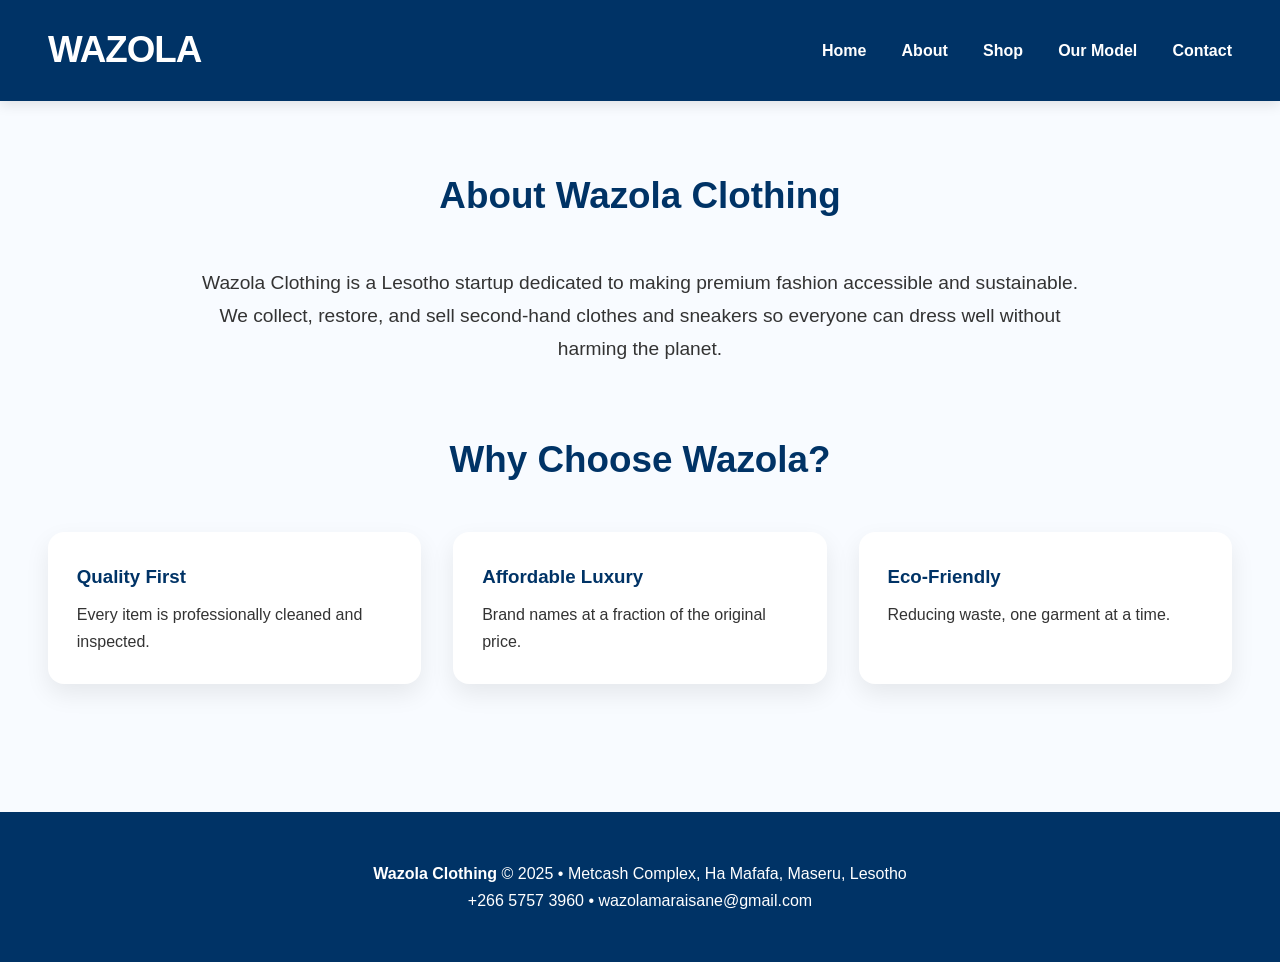
<file: about.html>
<!DOCTYPE html>
<html lang="en">
<head>
    <meta charset="UTF-8">
    <meta name="viewport" content="width=device-width, initial-scale=1.0">
    <title>About Wazola Clothing</title>
    <link rel="stylesheet" href="styles.css">
</head>
<body>
    <header>
        <nav>
            <div class="logo">WAZOLA</div>
            <ul>
                <li><a href="index.html">Home</a></li>
                <li><a href="about.html">About</a></li>
                <li><a href="products.html">Shop</a></li>
                <li><a href="business-model.html">Our Model</a></li>
                <li><a href="contact.html">Contact</a></li>
            </ul>
        </nav>
    </header>

    <div class="container">
        <h2>About Wazola Clothing</h2>
        <p style="font-size:1.2rem; max-width:900px; margin:0 auto; text-align:center;">
            Wazola Clothing is a Lesotho startup dedicated to making premium fashion accessible and sustainable. 
            We collect, restore, and sell second-hand clothes and sneakers so everyone can dress well without harming the planet.
        </p>

        <h2 style="margin-top:4rem;">Why Choose Wazola?</h2>
        <div class="card-grid">
            <div class="card">
                <div class="card-content">
                    <h3>Quality First</h3>
                    <p>Every item is professionally cleaned and inspected.</p>
                </div>
            </div>
            <div class="card">
                <div class="card-content">
                    <h3>Affordable Luxury</h3>
                    <p>Brand names at a fraction of the original price.</p>
                </div>
            </div>
            <div class="card">
                <div class="card-content">
                    <h3>Eco-Friendly</h3>
                    <p>Reducing waste, one garment at a time.</p>
                </div>
            </div>
        </div>
    </div>

    <footer>
        <p><strong>Wazola Clothing</strong> © 2025 • Metcash Complex, Ha Mafafa, Maseru, Lesotho</p>
        <p>+266 5757 3960 • wazolamaraisane@gmail.com</p>
    </footer>
</body>
</html>
</file>
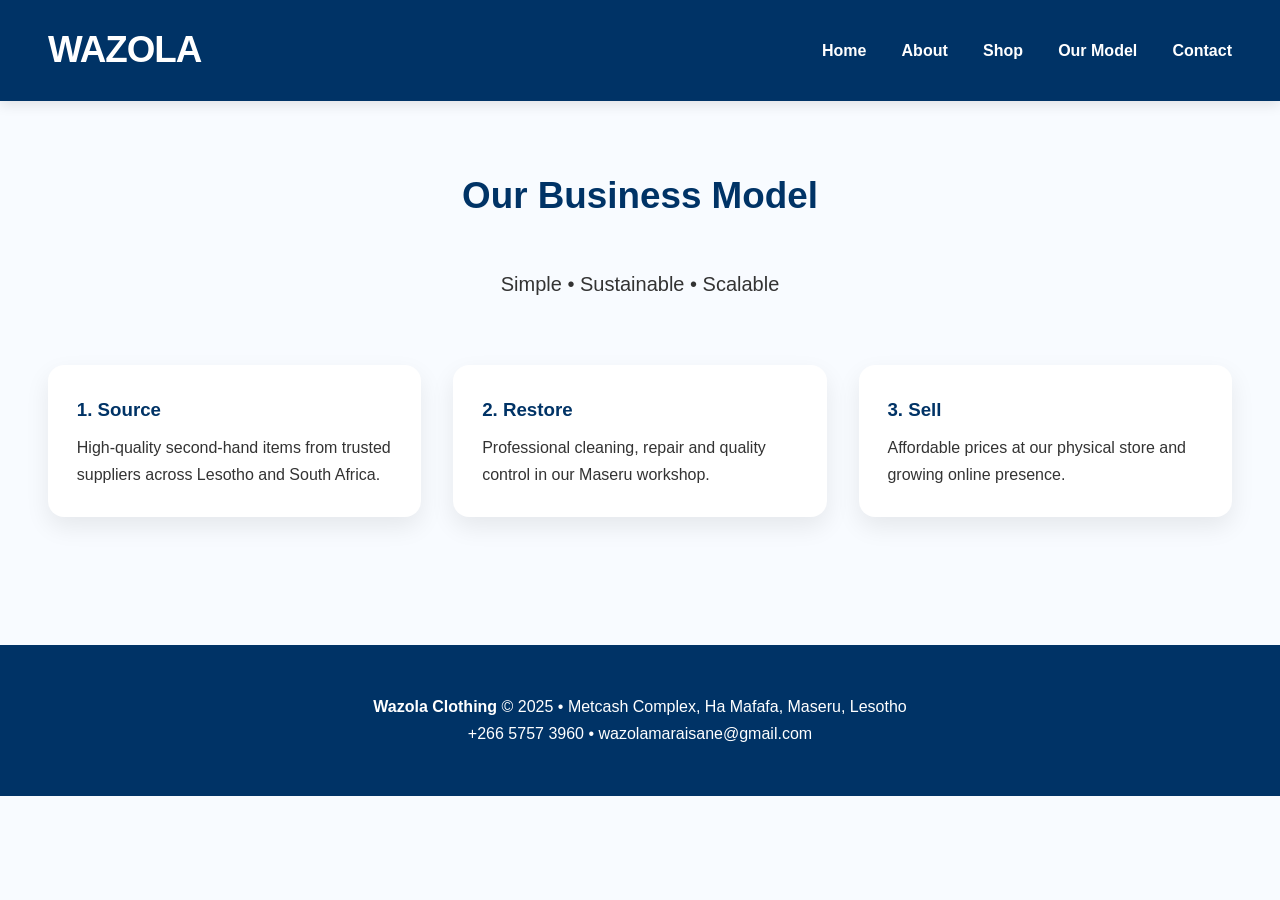
<file: business-model.html>
<!DOCTYPE html>
<html lang="en">
<head>
    <meta charset="UTF-8">
    <meta name="viewport" content="width=device-width, initial-scale=1.0">
    <title>Wazola Clothing - Our Business Model</title>
    <link rel="stylesheet" href="styles.css">
</head>
<body>
    <header>
        <nav>
            <div class="logo">WAZOLA</div>
            <ul>
                <li><a href="index.html">Home</a></li>
                <li><a href="about.html">About</a></li>
                <li><a href="products.html">Shop</a></li>
                <li><a href="business-model.html">Our Model</a></li>
                <li><a href="contact.html">Contact</a></li>
            </ul>
        </nav>
    </header>

    <div class="container">
        <h2>Our Business Model</h2>
        <p style="text-align:center; font-size:1.25rem; max-width:800px; margin:0 auto 4rem;">
            Simple • Sustainable • Scalable
        </p>
        
        <div class="card-grid">
            <div class="card">
                <div class="card-content">
                    <h3>1. Source</h3>
                    <p>High-quality second-hand items from trusted suppliers across Lesotho and South Africa.</p>
                </div>
            </div>
            <div class="card">
                <div class="card-content">
                    <h3>2. Restore</h3>
                    <p>Professional cleaning, repair and quality control in our Maseru workshop.</p>
                </div>
            </div>
            <div class="card">
                <div class="card-content">
                    <h3>3. Sell</h3>
                    <p>Affordable prices at our physical store and growing online presence.</p>
                </div>
            </div>
        </div>
    </div>

    <footer>
        <p><strong>Wazola Clothing</strong> © 2025 • Metcash Complex, Ha Mafafa, Maseru, Lesotho</p>
        <p>+266 5757 3960 • wazolamaraisane@gmail.com</p>
    </footer>
</body>
</html>
</file>
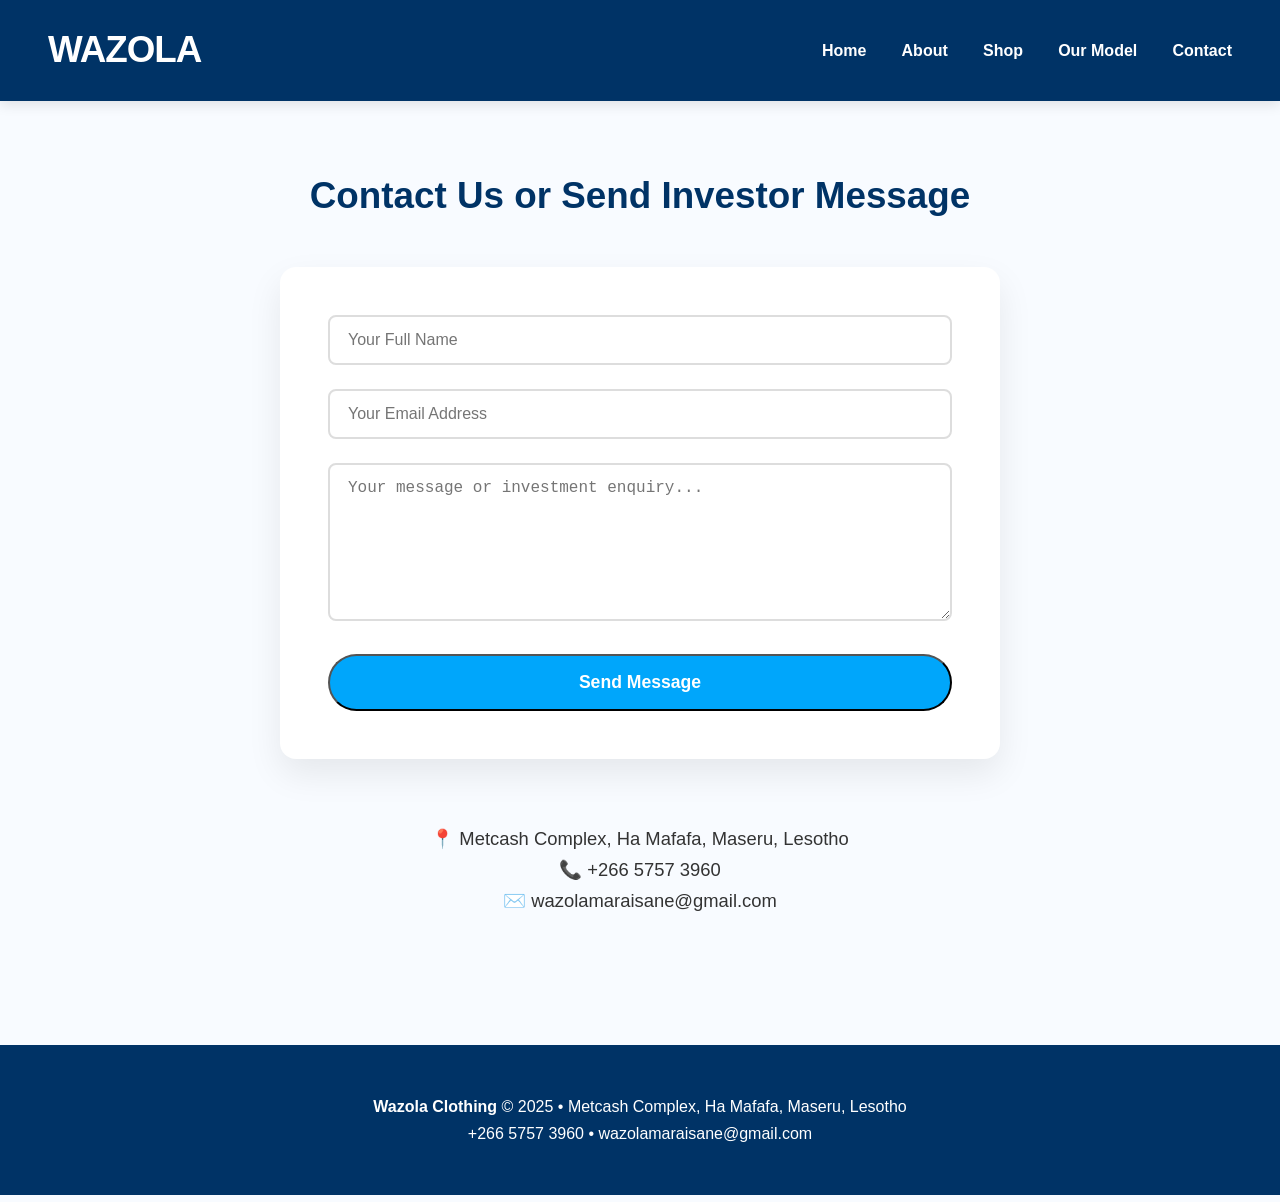
<file: contact.html>
<!DOCTYPE html>
<html lang="en">
<head>
    <meta charset="UTF-8">
    <meta name="viewport" content="width=device-width, initial-scale=1.0">
    <title>Contact Wazola Clothing</title>
    <link rel="stylesheet" href="styles.css">
</head>
<body>
    <header>
        <nav>
            <div class="logo">WAZOLA</div>
            <ul>
                <li><a href="index.html">Home</a></li>
                <li><a href="about.html">About</a></li>
                <li><a href="products.html">Shop</a></li>
                <li><a href="business-model.html">Our Model</a></li>
                <li><a href="contact.html">Contact</a></li>
            </ul>
        </nav>
    </header>

    <div class="container">
        <h2>Contact Us or Send Investor Message</h2>
        
        <form>
            <input type="text" placeholder="Your Full Name" required>
            <input type="email" placeholder="Your Email Address" required>
            <textarea rows="7" placeholder="Your message or investment enquiry..." required></textarea>
            <button type="submit" class="btn" style="width:100%; padding:16px;">Send Message</button>
        </form>

        <p style="text-align:center; margin-top:4rem; font-size:1.15rem;">
            📍 Metcash Complex, Ha Mafafa, Maseru, Lesotho<br>
            📞 +266 5757 3960<br>
            ✉️ wazolamaraisane@gmail.com
        </p>
    </div>

    <footer>
        <p><strong>Wazola Clothing</strong> © 2025 • Metcash Complex, Ha Mafafa, Maseru, Lesotho</p>
        <p>+266 5757 3960 • wazolamaraisane@gmail.com</p>
    </footer>
</body>
</html>
</file>
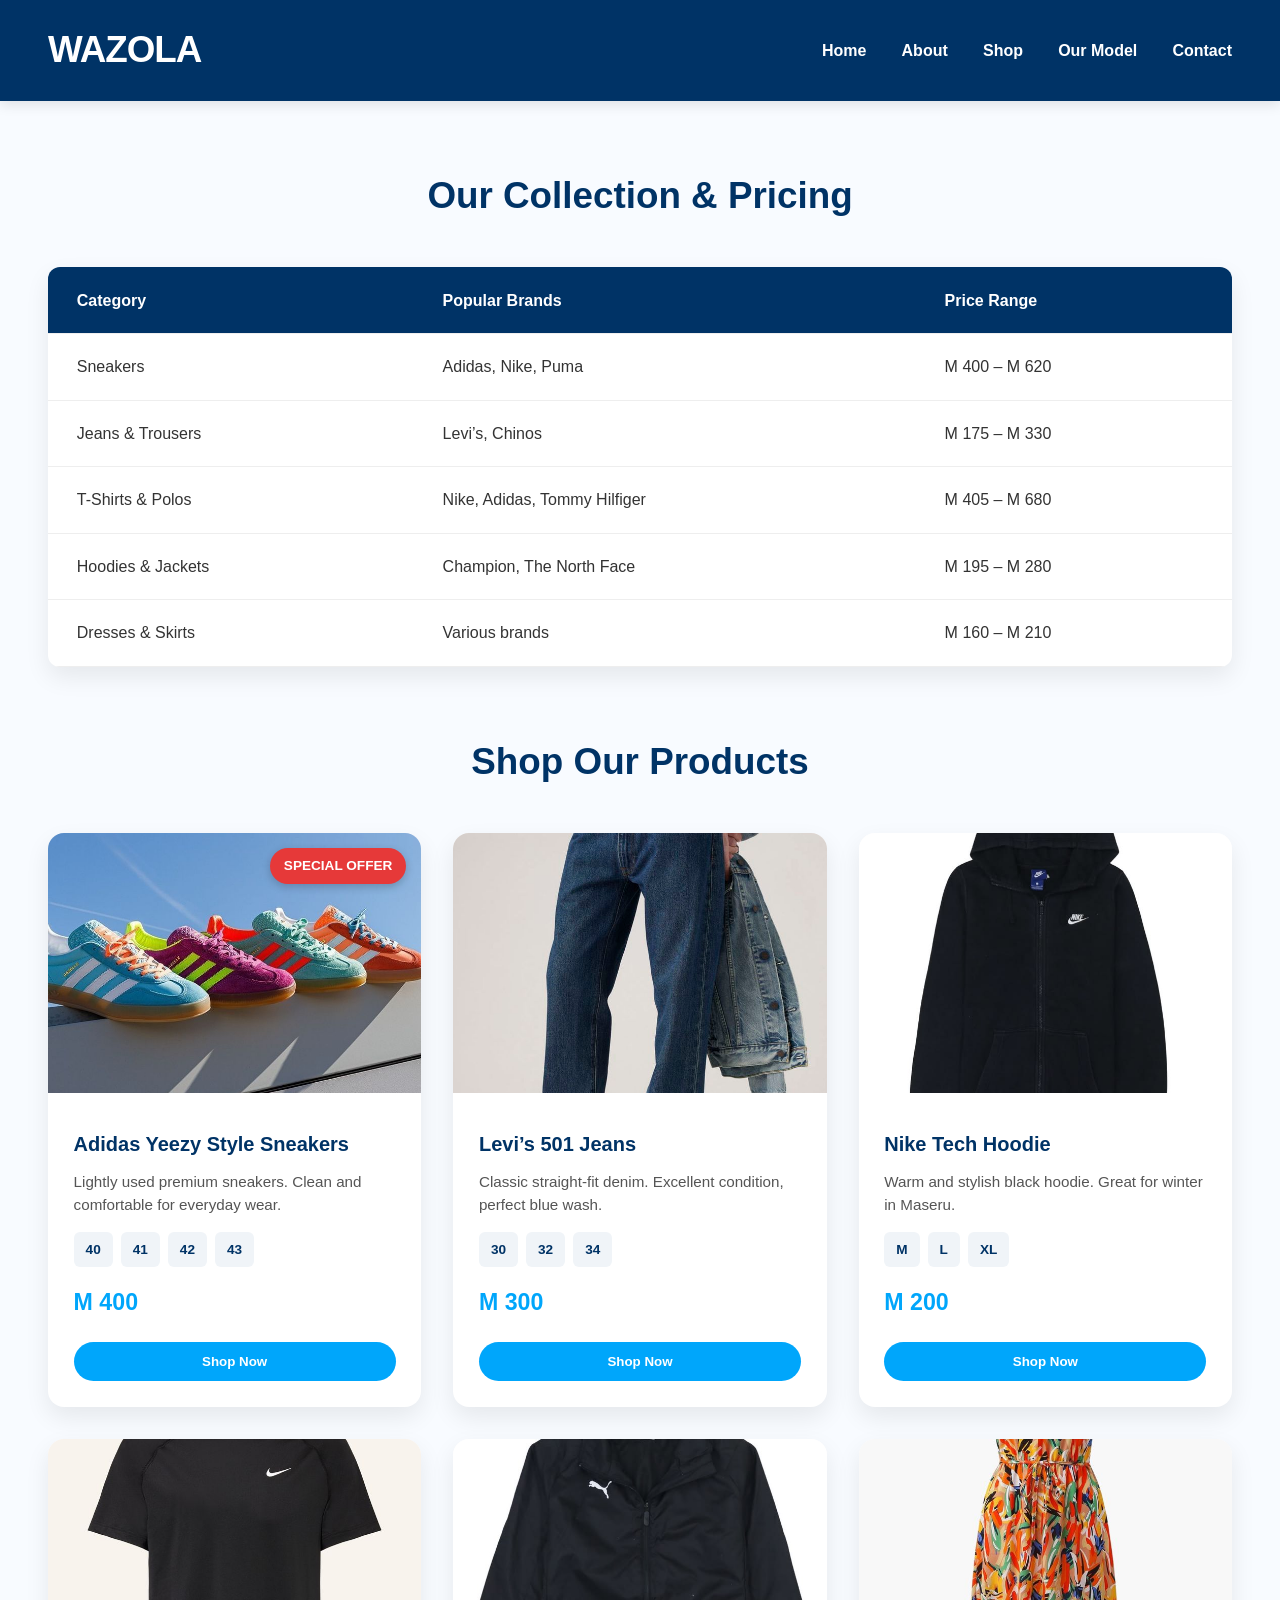
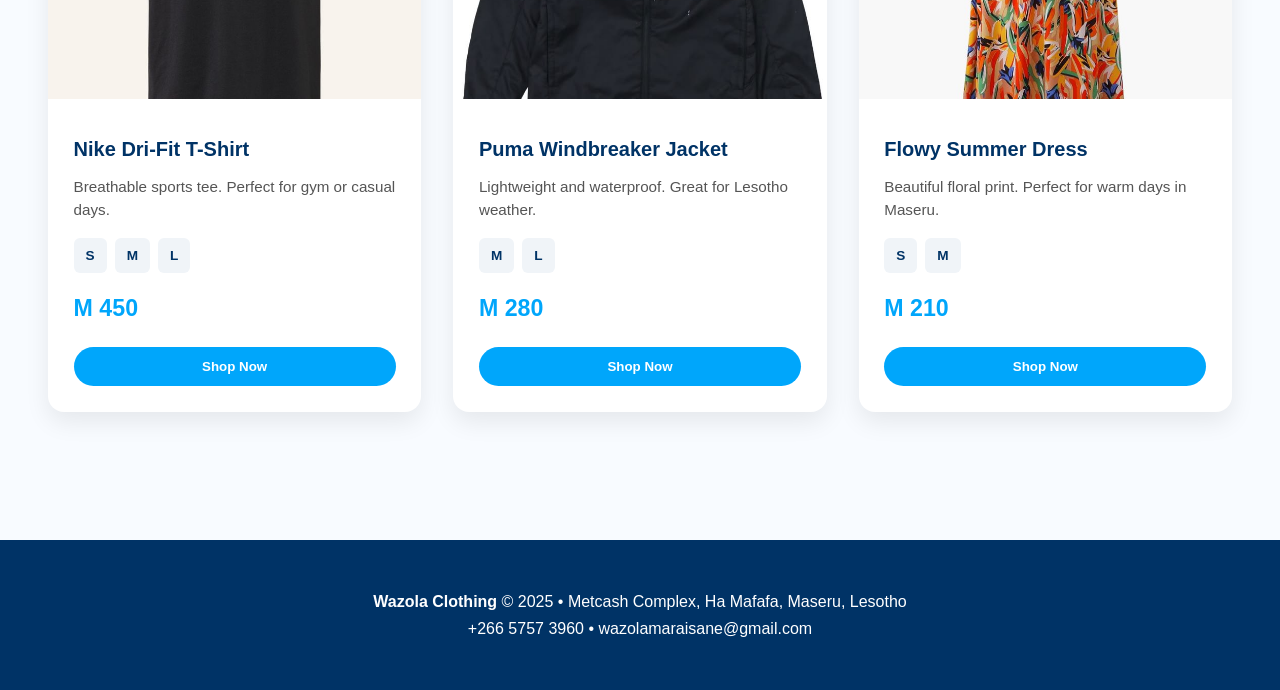
<file: products.html>
<!DOCTYPE html>
<html lang="en">
<head>
    <meta charset="UTF-8">
    <meta name="viewport" content="width=device-width, initial-scale=1.0">
    <title>Wazola Clothing - Shop</title>
    <link rel="stylesheet" href="styles.css">
    
    <!-- INTERNAL CSS ONLY FOR THE NEW E-COMMERCE DESIGN (as requested) -->
    <style>
        /* New e-commerce product card styling - added internally */
        .shop-grid {
            display: grid;
            grid-template-columns: repeat(auto-fit, minmax(280px, 1fr));
            gap: 2rem;
            margin-top: 2rem;
        }

        .product-card {
            background: white;
            border-radius: 16px;
            overflow: hidden;
            box-shadow: 0 10px 25px rgba(0, 0, 0, 0.08);
            transition: all 0.4s;
            position: relative;
        }

        .product-card:hover {
            transform: translateY(-15px);
            box-shadow: 0 20px 40px rgba(0, 0, 0, 0.15);
        }

        .product-card img {
            width: 100%;
            height: 260px;
            object-fit: cover;
        }

        .product-badge {
            position: absolute;
            top: 15px;
            right: 15px;
            background: #e63939;
            color: white;
            padding: 6px 14px;
            border-radius: 30px;
            font-size: 0.85rem;
            font-weight: 700;
            box-shadow: 0 3px 8px rgba(0,0,0,0.2);
        }

        .product-content {
            padding: 1.6rem;
        }

        .product-content h3 {
            color: #003366;
            margin-bottom: 0.6rem;
            font-size: 1.25rem;
        }

        .product-description {
            font-size: 0.95rem;
            color: #555;
            margin-bottom: 1rem;
            line-height: 1.5;
        }

        .sizes {
            display: flex;
            flex-wrap: wrap;
            gap: 8px;
            margin-bottom: 1rem;
        }

        .size-tag {
            background: #f0f4f8;
            color: #003366;
            padding: 6px 12px;
            border-radius: 6px;
            font-size: 0.85rem;
            font-weight: 600;
        }

        .price-row {
            display: flex;
            justify-content: space-between;
            align-items: center;
            margin-bottom: 1.2rem;
        }

        .price {
            font-size: 1.45rem;
            font-weight: 700;
            color: #00A6FB;
        }

        .shop-btn {
            background: #00A6FB;
            color: white;
            border: none;
            padding: 12px 24px;
            border-radius: 50px;
            font-weight: 700;
            width: 100%;
            cursor: pointer;
            transition: all 0.3s;
        }

        .shop-btn:hover {
            background: #0088cc;
            transform: scale(1.05);
        }

        /* Small enhancement to the pricing table */
        table th {
            background-color: #003366;
        }
        
        @media (max-width: 768px) {
            .shop-grid {
                grid-template-columns: 1fr;
            }
        }
    </style>
</head>
<body>
    <header>
        <nav>
            <div class="logo">WAZOLA</div>
            <ul>
                <li><a href="index.html">Home</a></li>
                <li><a href="about.html">About</a></li>
                <li><a href="products.html">Shop</a></li>
                <li><a href="business-model.html">Our Model</a></li>
                <li><a href="contact.html">Contact</a></li>
            </ul>
        </nav>
    </header>

    <div class="container">
        <h2>Our Collection & Pricing</h2>
        
        <!-- Kept the table for quick price overview (as per rubric - lists) -->
        <table>
            <tr>
                <th>Category</th>
                <th>Popular Brands</th>
                <th>Price Range</th>
            </tr>
            <tr><td>Sneakers</td><td>Adidas, Nike, Puma</td><td>M 400 – M 620</td></tr>
            <tr><td>Jeans & Trousers</td><td>Levi’s, Chinos</td><td>M 175 – M 330</td></tr>
            <tr><td>T-Shirts & Polos</td><td>Nike, Adidas, Tommy Hilfiger</td><td>M 405 – M 680</td></tr>
            <tr><td>Hoodies & Jackets</td><td>Champion, The North Face</td><td>M 195 – M 280</td></tr>
            <tr><td>Dresses & Skirts</td><td>Various brands</td><td>M 160 – M 210</td></tr>
        </table>

        <!-- NEW E-COMMERCE STYLE PRODUCT DISPLAY (with images, description, size, price, Shop Now button) -->
        <h2 style="margin-top:4rem;">Shop Our Products</h2>
        <div class="shop-grid">
            
            <!-- Product 1 - SPECIAL -->
            <div class="product-card">
                <img src="images/adidas.jpg" alt="Adidas Yeezy Style Sneakers">
                <span class="product-badge">SPECIAL OFFER</span>
                <div class="product-content">
                    <h3>Adidas Yeezy Style Sneakers</h3>
                    <p class="product-description">Lightly used premium sneakers. Clean and comfortable for everyday wear.</p>
                    <div class="sizes">
                        <span class="size-tag">40</span>
                        <span class="size-tag">41</span>
                        <span class="size-tag">42</span>
                        <span class="size-tag">43</span>
                    </div>
                    <div class="price-row">
                        <p class="price">M 400</p>
                    </div>
                    <button onclick="alert('Thank you! Item added to cart (demo). Contact us to purchase.')" class="shop-btn">Shop Now</button>
                </div>
            </div>

            <!-- Product 2 -->
            <div class="product-card">
                <img src="images/levi.jpg" alt="Levi’s 501 Jeans">
                <div class="product-content">
                    <h3>Levi’s 501 Jeans</h3>
                    <p class="product-description">Classic straight-fit denim. Excellent condition, perfect blue wash.</p>
                    <div class="sizes">
                        <span class="size-tag">30</span>
                        <span class="size-tag">32</span>
                        <span class="size-tag">34</span>
                    </div>
                    <div class="price-row">
                        <p class="price">M 300</p>
                    </div>
                    <button onclick="alert('Thank you! Item added to cart (demo). Contact us to purchase.')" class="shop-btn">Shop Now</button>
                </div>
            </div>

            <!-- Product 3 -->
            <div class="product-card">
                <img src="images/nike hoodie.jpg" alt="Nike Tech Hoodie">
                <div class="product-content">
                    <h3>Nike Tech Hoodie</h3>
                    <p class="product-description">Warm and stylish black hoodie. Great for winter in Maseru.</p>
                    <div class="sizes">
                        <span class="size-tag">M</span>
                        <span class="size-tag">L</span>
                        <span class="size-tag">XL</span>
                    </div>
                    <div class="price-row">
                        <p class="price">M 200</p>
                    </div>
                    <button onclick="alert('Thank you! Item added to cart (demo). Contact us to purchase.')" class="shop-btn">Shop Now</button>
                </div>
            </div>

            <!-- Extra products for better e-commerce look -->
            <div class="product-card">
                <img src="images/Nike Dri-Fit T-Shirt.jpg" alt="Nike T-Shirt">
                <div class="product-content">
                    <h3>Nike Dri-Fit T-Shirt</h3>
                    <p class="product-description">Breathable sports tee. Perfect for gym or casual days.</p>
                    <div class="sizes">
                        <span class="size-tag">S</span>
                        <span class="size-tag">M</span>
                        <span class="size-tag">L</span>
                    </div>
                    <div class="price-row">
                        <p class="price">M 450</p>
                    </div>
                    <button onclick="alert('Thank you! Item added to cart (demo). Contact us to purchase.')" class="shop-btn">Shop Now</button>
                </div>
            </div>

            <div class="product-card">
                <img src="images/Puma Windbreaker Jacket.jpg" alt="Puma Jacket">
                <div class="product-content">
                    <h3>Puma Windbreaker Jacket</h3>
                    <p class="product-description">Lightweight and waterproof. Great for Lesotho weather.</p>
                    <div class="sizes">
                        <span class="size-tag">M</span>
                        <span class="size-tag">L</span>
                    </div>
                    <div class="price-row">
                        <p class="price">M 280</p>
                    </div>
                    <button onclick="alert('Thank you! Item added to cart (demo). Contact us to purchase.')" class="shop-btn">Shop Now</button>
                </div>
            </div>

            <div class="product-card">
                <img src="images/Flowy Summer Dress.jpg" alt="Summer Dress">
                <div class="product-content">
                    <h3>Flowy Summer Dress</h3>
                    <p class="product-description">Beautiful floral print. Perfect for warm days in Maseru.</p>
                    <div class="sizes">
                        <span class="size-tag">S</span>
                        <span class="size-tag">M</span>
                    </div>
                    <div class="price-row">
                        <p class="price">M 210</p>
                    </div>
                    <button onclick="alert('Thank you! Item added to cart (demo). Contact us to purchase.')" class="shop-btn">Shop Now</button>
                </div>
            </div>
        </div>
    </div>

    <footer>
        <p><strong>Wazola Clothing</strong> © 2025 • Metcash Complex, Ha Mafafa, Maseru, Lesotho</p>
        <p>+266 5757 3960 • wazolamaraisane@gmail.com</p>
    </footer>
</body>
</html>
</file>
<file: styles.css>
:root {
    --primary: #003366;
    --accent: #00A6FB;
    --light: #f8fbff;
}

* {
    margin: 0;
    padding: 0;
    box-sizing: border-box;
}

body {
    font-family: 'Segoe UI', Tahoma, Geneva, Verdana, sans-serif;
    line-height: 1.7;
    color: #333;
    background-color: var(--light);
}

header {
    background-color: var(--primary);
    color: white;
    box-shadow: 0 4px 12px rgba(0, 0, 0, 0.1);
    position: sticky;
    top: 0;
    z-index: 100;
}

nav {
    max-width: 1300px;
    margin: 0 auto;
    display: flex;
    justify-content: space-between;
    align-items: center;
    padding: 1.2rem 3rem;
}

.logo {
    font-size: 2.3rem;
    font-weight: 700;
    letter-spacing: -1px;
}

nav ul {
    display: flex;
    list-style: none;
    gap: 2.2rem;
}

nav a {
    color: white;
    text-decoration: none;
    font-weight: 600;
    transition: all 0.3s;
}

nav a:hover {
    color: var(--accent);
    transform: translateY(-2px);
}

.hero {
    background: linear-gradient(rgba(0, 51, 102, 0.85), rgba(0, 51, 102, 0.85)), url('images/b1.jpg') center/cover no-repeat;
    color: white;
    text-align: center;
    padding: 160px 20px 100px;
}

.hero h1 {
    font-size: 3.6rem;
    margin-bottom: 1rem;
}

.hero p {
    font-size: 1.35rem;
    max-width: 720px;
    margin: 0 auto 2.5rem;
}

.btn {
    background-color: var(--accent);
    color: white;
    padding: 14px 34px;
    border-radius: 50px;
    text-decoration: none;
    font-weight: 700;
    font-size: 1.1rem;
    transition: all 0.3s;
    display: inline-block;
}

.btn:hover {
    background-color: #0088cc;
    transform: scale(1.08);
}

.container {
    max-width: 1300px;
    margin: 0 auto;
    padding: 4rem 3rem;
}

h2 {
    color: var(--primary);
    font-size: 2.3rem;
    margin-bottom: 2.5rem;
    text-align: center;
}

.card-grid {
    display: grid;
    grid-template-columns: repeat(auto-fit, minmax(300px, 1fr));
    gap: 2rem;
}

.card {
    background: white;
    border-radius: 16px;
    overflow: hidden;
    box-shadow: 0 10px 25px rgba(0, 0, 0, 0.08);
    transition: all 0.4s;
}

.card:hover {
    transform: translateY(-12px);
    box-shadow: 0 20px 40px rgba(0, 0, 0, 0.15);
}

.card img {
    width: 100%;
    height: 240px;
    object-fit: cover;
}

.card-content {
    padding: 1.8rem;
}

.card-content h3 {
    color: var(--primary);
    margin-bottom: 0.5rem;
}

.price {
    font-size: 1.45rem;
    font-weight: 700;
    color: var(--accent);
}

.video-container {
    position: relative;
    padding-bottom: 56.25%;
    height: 0;
    overflow: hidden;
    border-radius: 16px;
    box-shadow: 0 10px 30px rgba(0, 0, 0, 0.1);
}

.video-container iframe {
    position: absolute;
    top: 0; left: 0;
    width: 100%; height: 100%;
}

table {
    width: 100%;
    border-collapse: collapse;
    margin: 2rem 0;
    background: white;
    box-shadow: 0 10px 25px rgba(0, 0, 0, 0.08);
    border-radius: 12px;
    overflow: hidden;
}

th, td {
    padding: 1.2rem 1.8rem;
    text-align: left;
    border-bottom: 1px solid #eee;
}

th {
    background-color: var(--primary);
    color: white;
}

form {
    max-width: 720px;
    margin: 0 auto;
    background: white;
    padding: 3rem;
    border-radius: 16px;
    box-shadow: 0 15px 35px rgba(0, 0, 0, 0.08);
}

input, textarea {
    width: 100%;
    padding: 14px 18px;
    margin-bottom: 1.5rem;
    border: 2px solid #ddd;
    border-radius: 8px;
    font-size: 1rem;
    transition: border 0.3s;
}

input:focus, textarea:focus {
    border-color: var(--accent);
    outline: none;
}

footer {
    background-color: var(--primary);
    color: white;
    text-align: center;
    padding: 3rem 2rem;
    margin-top: 4rem;
}

@media (max-width: 768px) {
    nav ul { gap: 1rem; font-size: 0.95rem; }
    .hero h1 { font-size: 2.7rem; }
}
</file>
